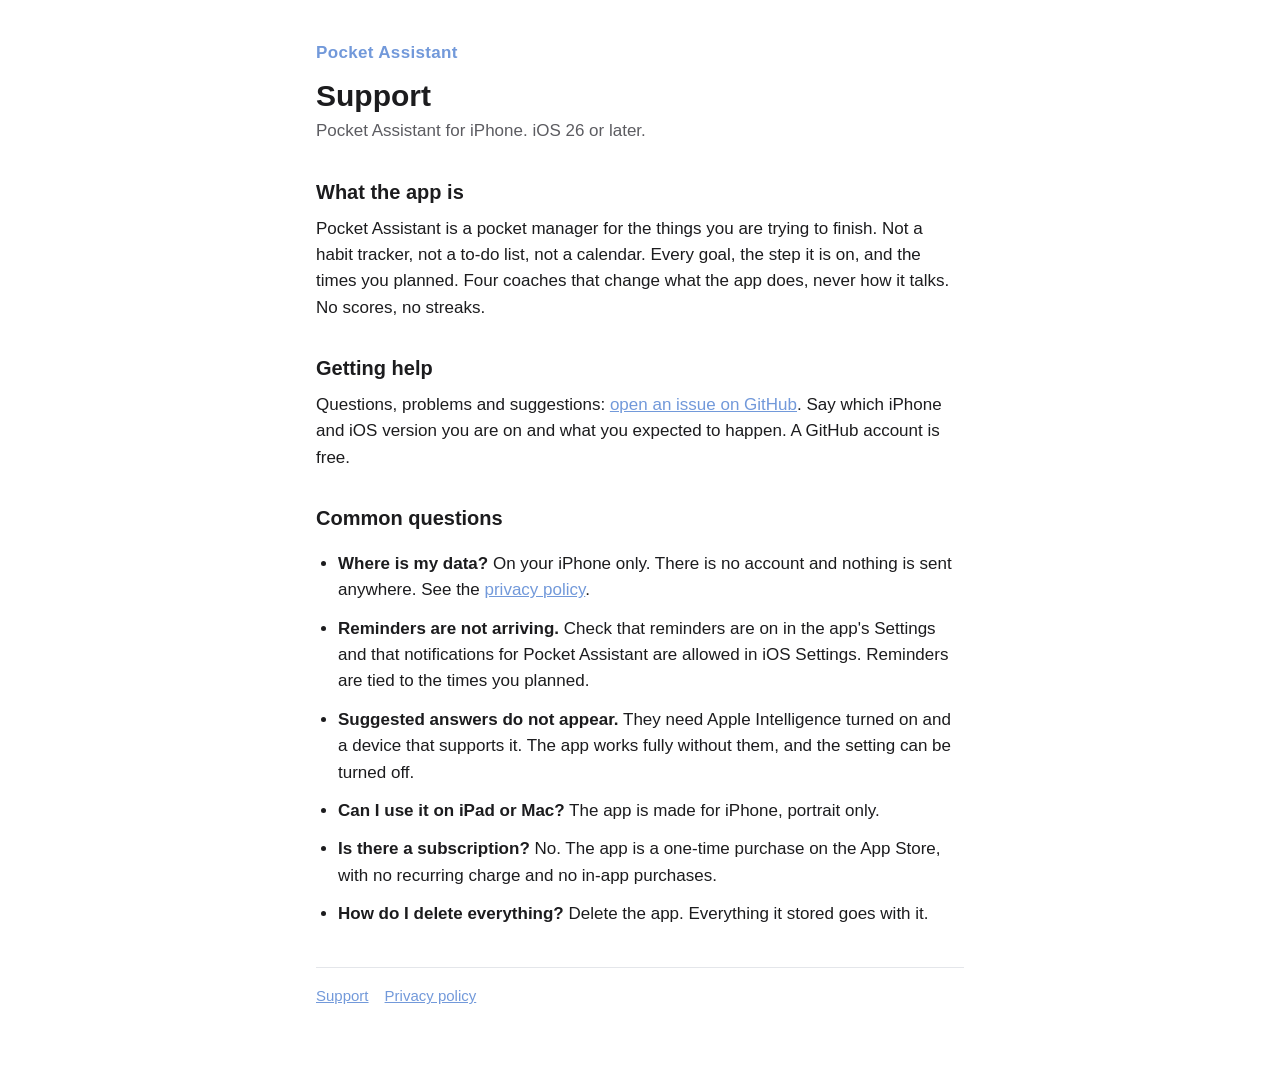
<file: index.html>
<!doctype html>
<html lang="en">
<head>
<meta charset="utf-8">
<meta name="viewport" content="width=device-width, initial-scale=1">
<title>Pocket Assistant support</title>
<meta name="description" content="Support for the Pocket Assistant iPhone app: how it works, questions and problems.">
<link rel="stylesheet" href="style.css">
</head>
<body>
<main>
<p class="eyebrow">Pocket Assistant</p>
<h1>Support</h1>
<p class="muted">Pocket Assistant for iPhone. iOS 26 or later.</p>

<h2>What the app is</h2>
<p>Pocket Assistant is a pocket manager for the things you are trying to finish. Not a habit tracker, not a to-do list, not a calendar. Every goal, the step it is on, and the times you planned. Four coaches that change what the app does, never how it talks. No scores, no streaks.</p>

<h2>Getting help</h2>
<p>Questions, problems and suggestions: <a href="https://github.com/sigenyi/pocket-assistant-site/issues">open an issue on GitHub</a>. Say which iPhone and iOS version you are on and what you expected to happen. A GitHub account is free.</p>

<h2>Common questions</h2>
<ul>
<li><strong>Where is my data?</strong> On your iPhone only. There is no account and nothing is sent anywhere. See the <a href="privacy.html">privacy policy</a>.</li>
<li><strong>Reminders are not arriving.</strong> Check that reminders are on in the app's Settings and that notifications for Pocket Assistant are allowed in iOS Settings. Reminders are tied to the times you planned.</li>
<li><strong>Suggested answers do not appear.</strong> They need Apple Intelligence turned on and a device that supports it. The app works fully without them, and the setting can be turned off.</li>
<li><strong>Can I use it on iPad or Mac?</strong> The app is made for iPhone, portrait only.</li>
<li><strong>Is there a subscription?</strong> No. The app is a one-time purchase on the App Store, with no recurring charge and no in-app purchases.</li>
<li><strong>How do I delete everything?</strong> Delete the app. Everything it stored goes with it.</li>
</ul>

<nav><a href="index.html">Support</a><a href="privacy.html">Privacy policy</a></nav>
</main>
</body>
</html>
</file>
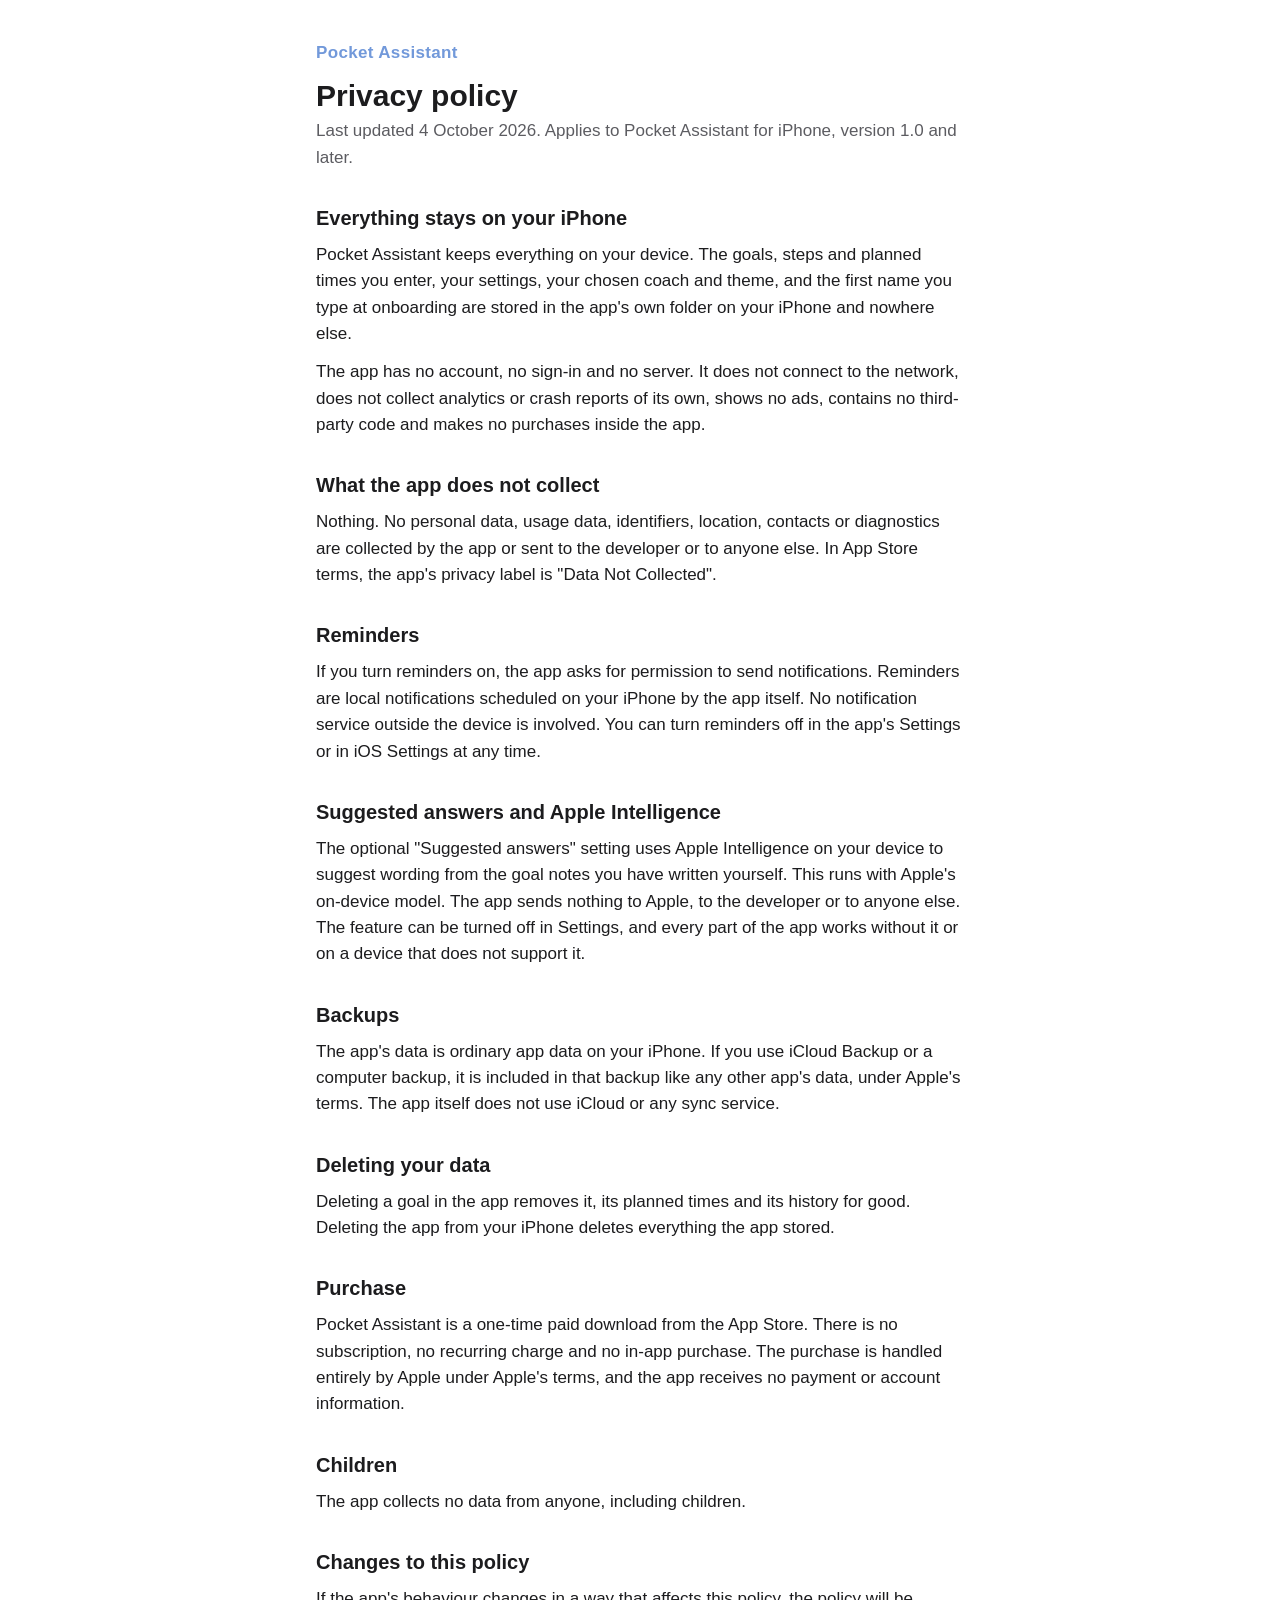
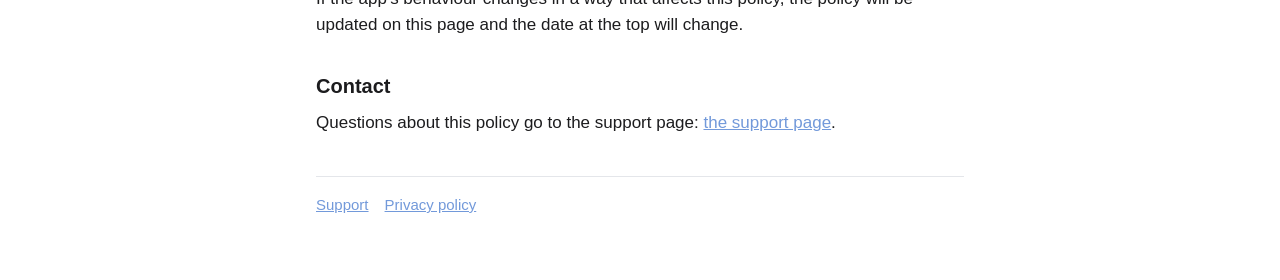
<file: privacy.html>
<!doctype html>
<html lang="en">
<head>
<meta charset="utf-8">
<meta name="viewport" content="width=device-width, initial-scale=1">
<title>Pocket Assistant privacy policy</title>
<meta name="description" content="Privacy policy for the Pocket Assistant iPhone app. Everything stays on your iPhone.">
<link rel="stylesheet" href="style.css">
</head>
<body>
<main>
<p class="eyebrow">Pocket Assistant</p>
<h1>Privacy policy</h1>
<p class="muted">Last updated 4 October 2026. Applies to Pocket Assistant for iPhone, version 1.0 and later.</p>

<h2>Everything stays on your iPhone</h2>
<p>Pocket Assistant keeps everything on your device. The goals, steps and planned times you enter, your settings, your chosen coach and theme, and the first name you type at onboarding are stored in the app's own folder on your iPhone and nowhere else.</p>
<p>The app has no account, no sign-in and no server. It does not connect to the network, does not collect analytics or crash reports of its own, shows no ads, contains no third-party code and makes no purchases inside the app.</p>

<h2>What the app does not collect</h2>
<p>Nothing. No personal data, usage data, identifiers, location, contacts or diagnostics are collected by the app or sent to the developer or to anyone else. In App Store terms, the app's privacy label is "Data Not Collected".</p>

<h2>Reminders</h2>
<p>If you turn reminders on, the app asks for permission to send notifications. Reminders are local notifications scheduled on your iPhone by the app itself. No notification service outside the device is involved. You can turn reminders off in the app's Settings or in iOS Settings at any time.</p>

<h2>Suggested answers and Apple Intelligence</h2>
<p>The optional "Suggested answers" setting uses Apple Intelligence on your device to suggest wording from the goal notes you have written yourself. This runs with Apple's on-device model. The app sends nothing to Apple, to the developer or to anyone else. The feature can be turned off in Settings, and every part of the app works without it or on a device that does not support it.</p>

<h2>Backups</h2>
<p>The app's data is ordinary app data on your iPhone. If you use iCloud Backup or a computer backup, it is included in that backup like any other app's data, under Apple's terms. The app itself does not use iCloud or any sync service.</p>

<h2>Deleting your data</h2>
<p>Deleting a goal in the app removes it, its planned times and its history for good. Deleting the app from your iPhone deletes everything the app stored.</p>

<h2>Purchase</h2>
<p>Pocket Assistant is a one-time paid download from the App Store. There is no subscription, no recurring charge and no in-app purchase. The purchase is handled entirely by Apple under Apple's terms, and the app receives no payment or account information.</p>

<h2>Children</h2>
<p>The app collects no data from anyone, including children.</p>

<h2>Changes to this policy</h2>
<p>If the app's behaviour changes in a way that affects this policy, the policy will be updated on this page and the date at the top will change.</p>

<h2>Contact</h2>
<p>Questions about this policy go to the support page: <a href="index.html">the support page</a>.</p>

<nav><a href="index.html">Support</a><a href="privacy.html">Privacy policy</a></nav>
</main>
</body>
</html>
</file>
<file: style.css>
:root { --bg:#fff; --fg:#1c1c1e; --muted:#5c5c61; --accent:#7299DA; --rule:#e4e6ea; }
@media (prefers-color-scheme: dark) { :root { --bg:#111214; --fg:#f2f2f4; --muted:#a3a3aa; --accent:#8fb0e6; --rule:#2a2c31; } }
* { box-sizing:border-box; }
body { margin:0; background:var(--bg); color:var(--fg); font:17px/1.55 -apple-system,BlinkMacSystemFont,"Helvetica Neue",Helvetica,Arial,sans-serif; }
main { max-width:680px; margin:0 auto; padding:40px 16px 64px; }
h1 { font-size:30px; line-height:1.2; margin:0 0 4px; }
h2 { font-size:20px; margin:32px 0 8px; }
p, li { margin:0 0 12px; }
ul { padding-left:22px; }
.eyebrow { color:var(--accent); font-weight:600; letter-spacing:.02em; margin-bottom:12px; }
.muted { color:var(--muted); }
a { color:var(--accent); }
nav { border-top:1px solid var(--rule); margin-top:40px; padding-top:16px; font-size:15px; }
nav a { margin-right:16px; }
</file>
